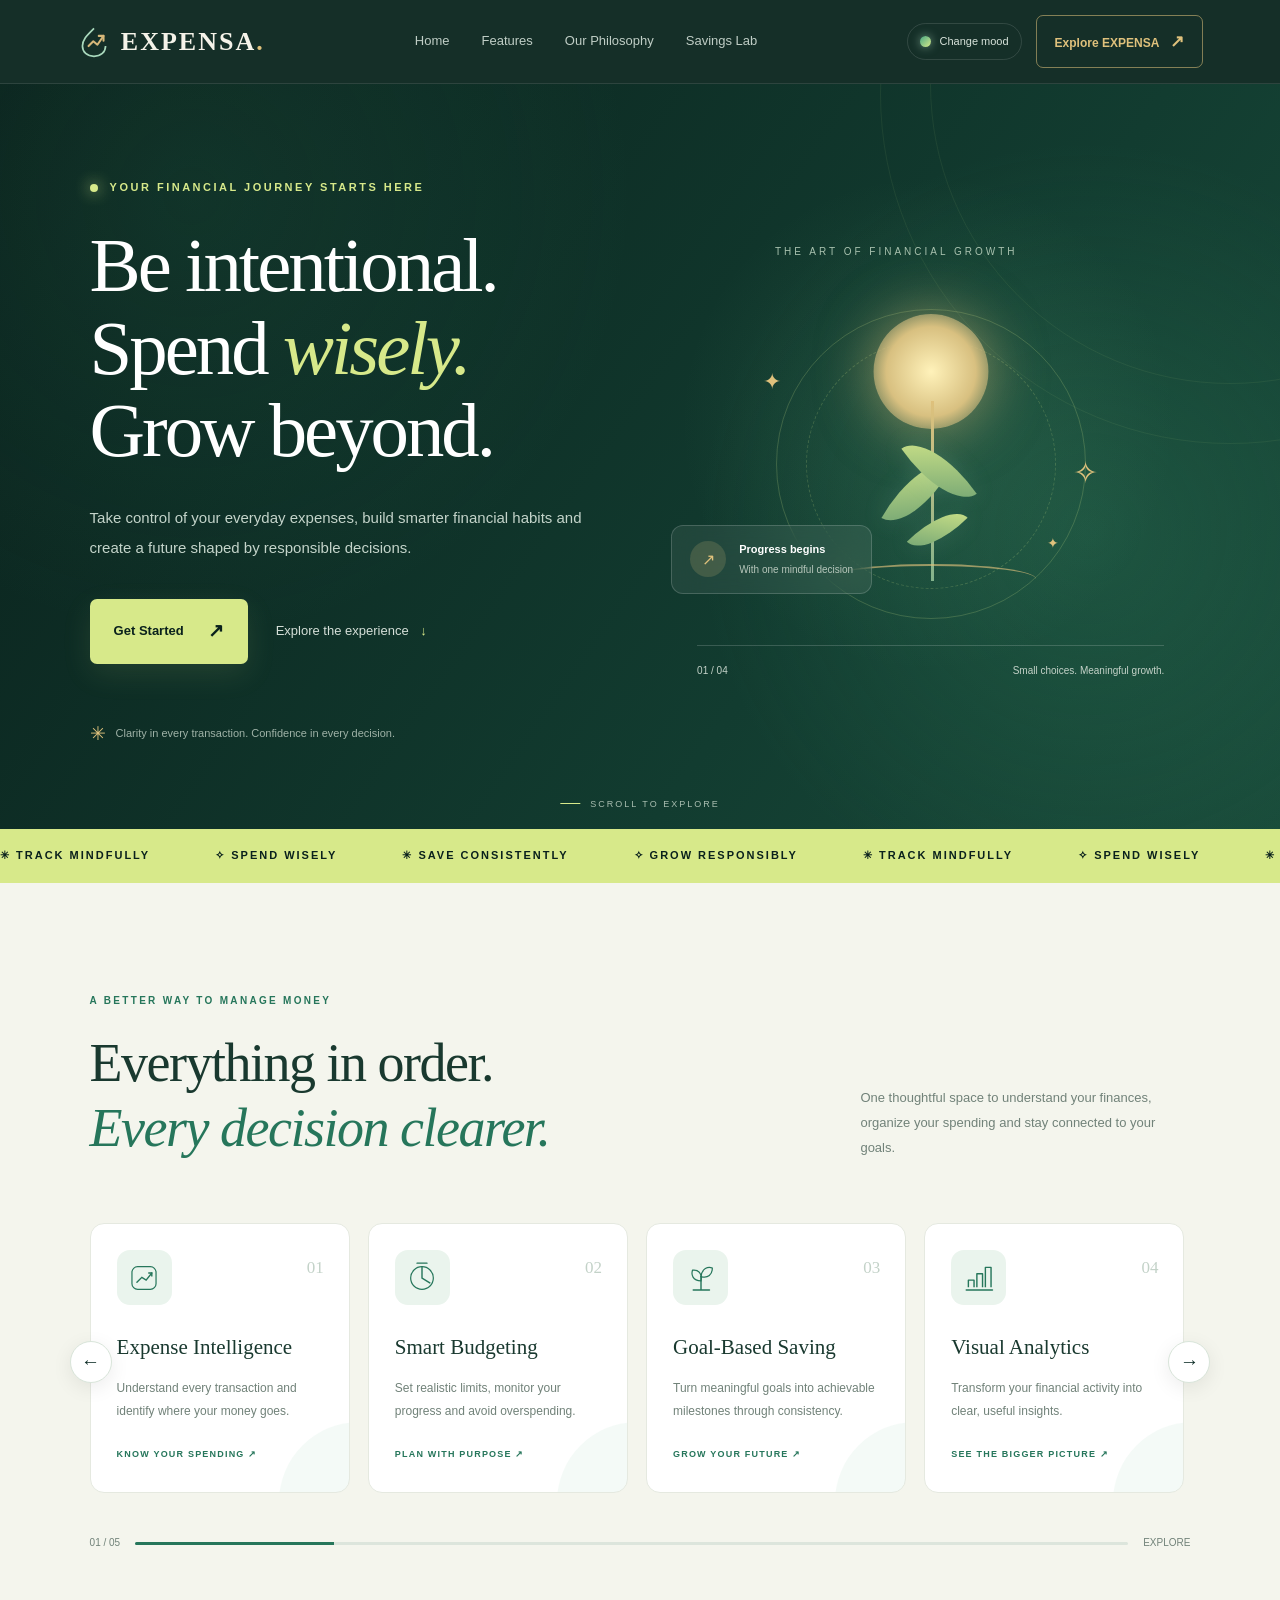
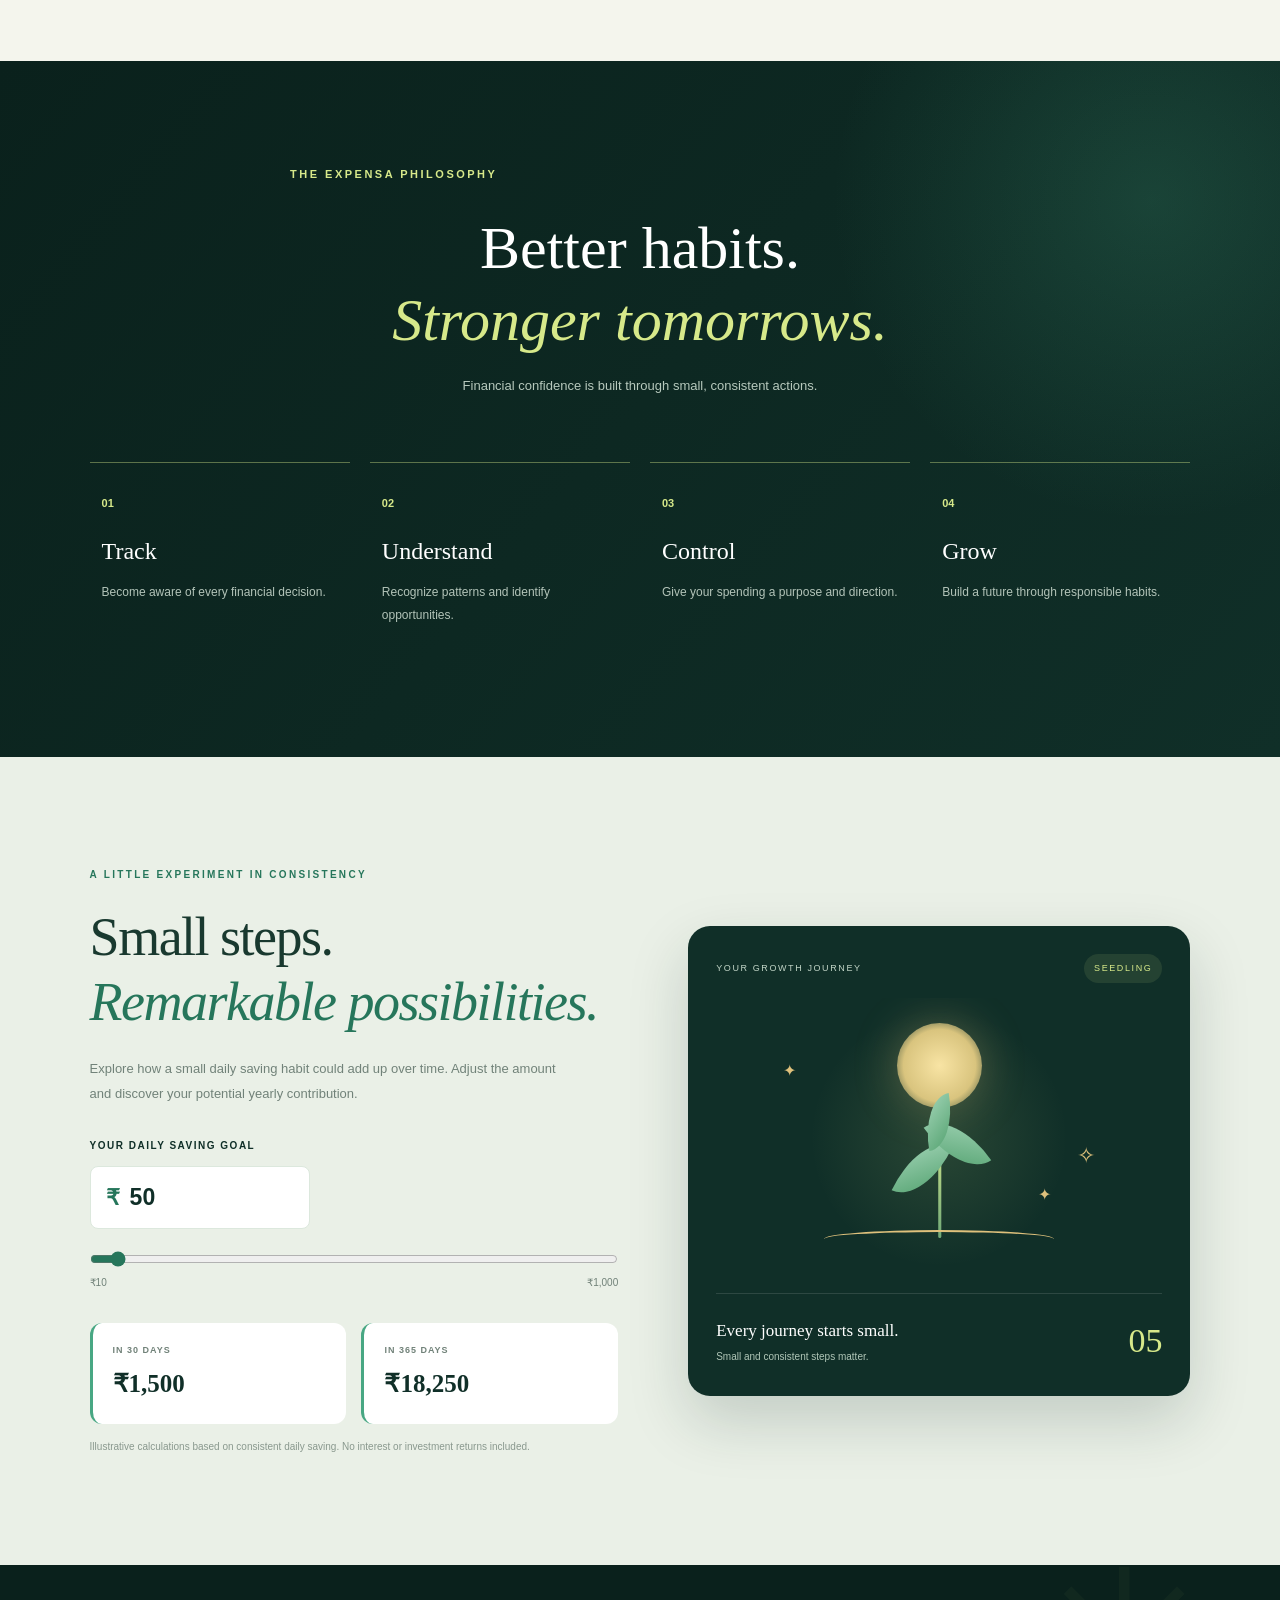
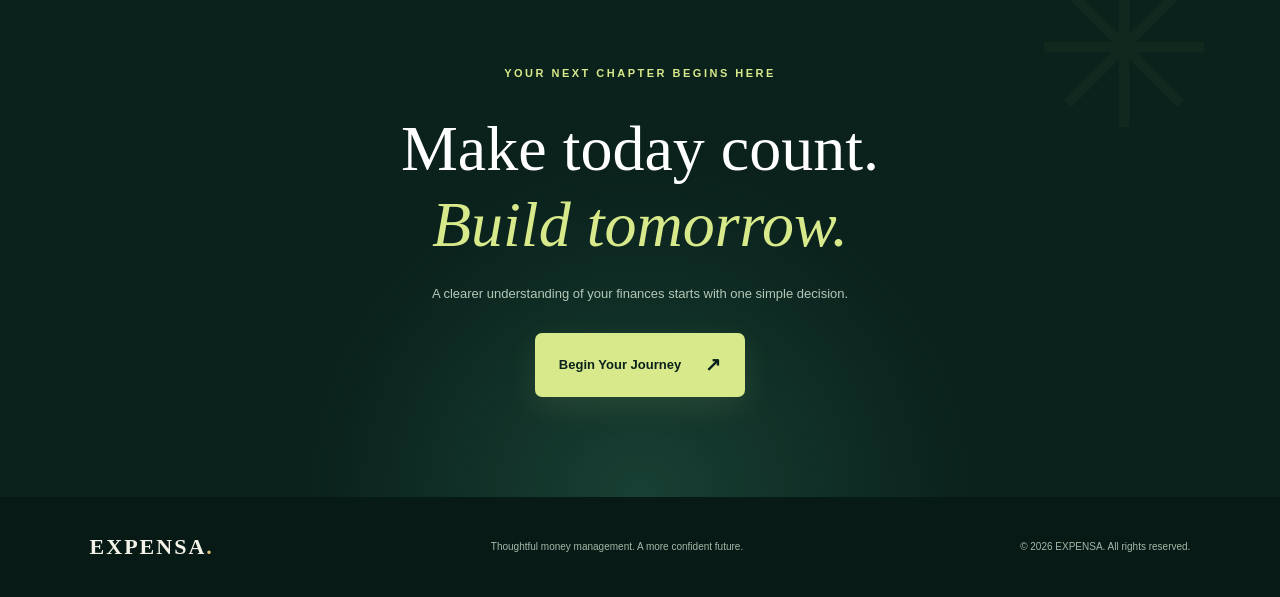
<file: index.html>
<!DOCTYPE html>
<html lang="en">
<head>
    <meta charset="UTF-8">
    <meta name="viewport" content="width=device-width, initial-scale=1.0">
    <meta name="description" content="EXPENSA helps you track expenses, manage budgets and build responsible saving habits.">

    <title>EXPENSA | Make Every Decision Count</title>

    <link rel="stylesheet" href="css/style.css">
</head>

<body>

    <!-- NAVIGATION -->
    <header class="navbar">
        <a href="#home" class="brand">
            <svg class="brand-icon" viewBox="0 0 50 50" fill="none"
                 xmlns="http://www.w3.org/2000/svg">
                <path d="M25 5C15 15 8 21 8 31C8 40 15 46 25 46C35 46 42 40 42 31"
                      stroke="currentColor" stroke-width="2.5"/>
                <path d="M17 31L24 24L30 29L39 16"
                      stroke="#D6B779" stroke-width="3"
                      stroke-linecap="round" stroke-linejoin="round"/>
                <path d="M32 16H39V23"
                      stroke="#D6B779" stroke-width="3"
                      stroke-linecap="round" stroke-linejoin="round"/>
            </svg>
            <span>EXPENSA<span class="brand-dot">.</span></span>
        </a>

        <button class="menu-toggle" id="menuToggle"
                aria-label="Toggle navigation" aria-expanded="false">
            <span></span>
            <span></span>
            <span></span>
        </button>

        <nav class="nav-links" id="navLinks">
            <a href="#home">Home</a>
            <a href="#features">Features</a>
            <a href="#journey">Our Philosophy</a>
            <a href="#savings">Savings Lab</a>
           
        </nav>

        <div class="nav-actions">
            <button class="palette-toggle" id="paletteToggle"
                    type="button" aria-label="Switch color palette">
                <span class="palette-swatch"></span>
                <span>Change mood</span>
            </button>

            <a href="auth.html" class="nav-cta">
    Explore EXPENSA <span>↗</span>
</a>
        </div>
    </header>

    <main>

        <!-- HERO SECTION -->
        <section class="hero" id="home">

            <div class="hero-glow"></div>
            <div class="hero-orbit orbit-one"></div>
            <div class="hero-orbit orbit-two"></div>

            <div class="hero-content reveal">

                <div class="eyebrow">
                    <span class="status-dot"></span>
                    YOUR FINANCIAL JOURNEY STARTS HERE
                </div>

                <h1>
                    Be intentional.<br>
                    Spend <em>wisely.</em><br>
                    Grow beyond.
                </h1>

                <p class="hero-description">
                    Take control of your everyday expenses,
                    build smarter financial habits and create
                    a future shaped by responsible decisions.
                </p>

                <div class="hero-actions">
                    <a href="auth.html" class="primary-btn">
    Get Started <span>↗</span>
</a>

                    <a href="#features" class="text-link">
                        Explore the experience <span>↓</span>
                    </a>
                </div>

                <div class="hero-trust">
                    <span class="trust-symbol">✳</span>
                    Clarity in every transaction.
                    Confidence in every decision.
                </div>
            </div>

            <!-- FINANCIAL GROWTH ART -->
            <div class="hero-art reveal">

                <div class="art-label">
                    THE ART OF FINANCIAL GROWTH
                </div>

                <div class="growth-art">
                    <div class="art-circle circle-large"></div>
                    <div class="art-circle circle-small"></div>
                    <div class="art-sun"></div>
                    <div class="growth-stem"></div>

                    <div class="leaf leaf-one"></div>
                    <div class="leaf leaf-two"></div>
                    <div class="leaf leaf-three"></div>

                    <div class="growth-ground"></div>

                    <div class="art-star star-one">✦</div>
                    <div class="art-star star-two">✧</div>
                    <div class="art-star star-three">✦</div>
                </div>

                <div class="art-caption">
                    <span>01 / 04</span>
                    <span>Small choices. Meaningful growth.</span>
                </div>

                <div class="floating-note">
                    <span class="note-icon">↗</span>
                    <div>
                        <strong>Progress begins</strong>
                        <small>With one mindful decision</small>
                    </div>
                </div>
            </div>

            <a href="#features" class="scroll-indicator">
                <span></span>
                SCROLL TO EXPLORE
            </a>
        </section>

        <!-- MOVING BRAND STRIP -->
        <div class="marquee" aria-label="EXPENSA values">
            <div class="marquee-track">
                <div class="marquee-group">
                    <span>✳ TRACK MINDFULLY</span>
                    <span>✧ SPEND WISELY</span>
                    <span>✳ SAVE CONSISTENTLY</span>
                    <span>✧ GROW RESPONSIBLY</span>
                </div>

                <div class="marquee-group" aria-hidden="true">
                    <span>✳ TRACK MINDFULLY</span>
                    <span>✧ SPEND WISELY</span>
                    <span>✳ SAVE CONSISTENTLY</span>
                    <span>✧ GROW RESPONSIBLY</span>
                </div>
            </div>
        </div>

        <!-- FEATURES -->
        <section class="features-section" id="features">

            <div class="section-top reveal">
                <div>
                    <p class="eyebrow-dark">
                        A BETTER WAY TO MANAGE MONEY
                    </p>
                    <h2>
                        Everything in order.<br>
                        <em>Every decision clearer.</em>
                    </h2>
                </div>

                <p class="section-description">
                    One thoughtful space to understand your finances,
                    organize your spending and stay connected to your goals.
                </p>
            </div>

            <div class="feature-slider">

                <button class="slider-arrow prev-arrow"
                        id="prevFeature" aria-label="Previous features">
                    ←
                </button>

                <div class="feature-track" id="featureTrack">

                    <article class="feature-card">
                        <div class="feature-icon">
                            <svg viewBox="0 0 48 48" fill="none">
                                <rect x="7" y="8" width="34" height="32" rx="8"
                                      stroke="currentColor" stroke-width="1.7"/>
                                <path d="M14 30L21 23L27 27L35 17"
                                      stroke="currentColor" stroke-width="2"
                                      stroke-linecap="round"/>
                                <path d="M30 17H35V22"
                                      stroke="currentColor" stroke-width="2"/>
                            </svg>
                        </div>
                        <span class="feature-number">01</span>
                        <h3>Expense Intelligence</h3>
                        <p>Understand every transaction and identify where your money goes.</p>
                        <span class="feature-bottom">KNOW YOUR SPENDING ↗</span>
                    </article>

                    <article class="feature-card">
                        <div class="feature-icon">
                            <svg viewBox="0 0 48 48" fill="none">
                                <circle cx="24" cy="24" r="16"
                                        stroke="currentColor" stroke-width="1.7"/>
                                <path d="M24 8V24L35 31"
                                      stroke="currentColor" stroke-width="2"
                                      stroke-linecap="round"/>
                                <path d="M17 3H31"
                                      stroke="currentColor" stroke-width="2"
                                      stroke-linecap="round"/>
                            </svg>
                        </div>
                        <span class="feature-number">02</span>
                        <h3>Smart Budgeting</h3>
                        <p>Set realistic limits, monitor your progress and avoid overspending.</p>
                        <span class="feature-bottom">PLAN WITH PURPOSE ↗</span>
                    </article>

                    <article class="feature-card">
                        <div class="feature-icon">
                            <svg viewBox="0 0 48 48" fill="none">
                                <path d="M24 41V21"
                                      stroke="currentColor" stroke-width="2"/>
                                <path d="M24 28C12 28 10 19 12 13C20 12 26 17 24 28Z"
                                      stroke="currentColor" stroke-width="1.7"/>
                                <path d="M24 22C25 11 34 7 40 10C40 19 34 25 24 22Z"
                                      stroke="currentColor" stroke-width="1.7"/>
                                <path d="M13 41H36"
                                      stroke="currentColor" stroke-width="2"
                                      stroke-linecap="round"/>
                            </svg>
                        </div>
                        <span class="feature-number">03</span>
                        <h3>Goal-Based Saving</h3>
                        <p>Turn meaningful goals into achievable milestones through consistency.</p>
                        <span class="feature-bottom">GROW YOUR FUTURE ↗</span>
                    </article>

                    <article class="feature-card">
                        <div class="feature-icon">
                            <svg viewBox="0 0 48 48" fill="none">
                                <path d="M9 37V27H17V37M21 37V18H29V37M33 37V9H41V37"
                                      stroke="currentColor" stroke-width="2"
                                      stroke-linejoin="round"/>
                                <path d="M6 41H43"
                                      stroke="currentColor" stroke-width="2"
                                      stroke-linecap="round"/>
                            </svg>
                        </div>
                        <span class="feature-number">04</span>
                        <h3>Visual Analytics</h3>
                        <p>Transform your financial activity into clear, useful insights.</p>
                        <span class="feature-bottom">SEE THE BIGGER PICTURE ↗</span>
                    </article>

                    <article class="feature-card">
                        <div class="feature-icon">
                            <svg viewBox="0 0 48 48" fill="none">
                                <rect x="10" y="9" width="28" height="31" rx="5"
                                      stroke="currentColor" stroke-width="1.7"/>
                                <path d="M17 5V13M31 5V13M10 19H38"
                                      stroke="currentColor" stroke-width="1.7"
                                      stroke-linecap="round"/>
                                <path d="M17 27H22M27 27H32M17 33H22"
                                      stroke="currentColor" stroke-width="1.7"
                                      stroke-linecap="round"/>
                            </svg>
                        </div>
                        <span class="feature-number">05</span>
                        <h3>Payment Reminders</h3>
                        <p>Keep track of recurring bills and upcoming financial commitments.</p>
                        <span class="feature-bottom">STAY PREPARED ↗</span>
                    </article>

                </div>

                <button class="slider-arrow next-arrow"
                        id="nextFeature" aria-label="Next features">
                    →
                </button>
            </div>

            <div class="slider-progress">
                <span id="sliderStatus">01 / 05</span>
                <div class="slider-line">
                    <div id="sliderProgress"></div>
                </div>
                <span>EXPLORE</span>
            </div>
        </section>

        <!-- FINANCIAL PHILOSOPHY -->
        <section class="journey-section" id="journey">

            <div class="journey-heading reveal">
                <p class="eyebrow">THE EXPENSA PHILOSOPHY</p>
                <h2>
                    Better habits.<br>
                    <em>Stronger tomorrows.</em>
                </h2>
                <p>
                    Financial confidence is built through small,
                    consistent actions.
                </p>
            </div>

            <div class="journey-steps">
                <div class="journey-step reveal">
                    <span>01</span>
                    <h3>Track</h3>
                    <p>Become aware of every financial decision.</p>
                </div>

                <div class="journey-step reveal">
                    <span>02</span>
                    <h3>Understand</h3>
                    <p>Recognize patterns and identify opportunities.</p>
                </div>

                <div class="journey-step reveal">
                    <span>03</span>
                    <h3>Control</h3>
                    <p>Give your spending a purpose and direction.</p>
                </div>

                <div class="journey-step reveal">
                    <span>04</span>
                    <h3>Grow</h3>
                    <p>Build a future through responsible habits.</p>
                </div>
            </div>
        </section>

        <!-- INTERACTIVE SAVINGS LAB -->
        <section class="savings-section" id="savings">

            <div class="savings-content reveal">

                <p class="eyebrow-dark">
                    A LITTLE EXPERIMENT IN CONSISTENCY
                </p>

                <h2>
                    Small steps.<br>
                    <em>Remarkable possibilities.</em>
                </h2>

                <p>
                    Explore how a small daily saving habit could
                    add up over time. Adjust the amount and discover
                    your potential yearly contribution.
                </p>

                <label for="dailySaving">YOUR DAILY SAVING GOAL</label>

                <div class="saving-input-row">
                    <span>₹</span>
                    <input type="number" id="dailySaving"
                           min="0" max="100000" step="10"
                           value="50" inputmode="decimal">
                </div>

                <input type="range" id="savingSlider"
                       min="10" max="1000" step="10" value="50">

                <div class="slider-labels">
                    <span>₹10</span>
                    <span>₹1,000</span>
                </div>

                <div class="saving-results">
                    <div>
                        <span>IN 30 DAYS</span>
                        <strong id="monthlySaving">₹1,500</strong>
                    </div>

                    <div>
                        <span>IN 365 DAYS</span>
                        <strong id="yearlySaving">₹18,250</strong>
                    </div>
                </div>

                <small class="disclaimer">
                    Illustrative calculations based on consistent daily saving.
                    No interest or investment returns included.
                </small>
            </div>

            <!-- GROWING PLANT -->
            <div class="plant-panel reveal">

                <div class="plant-top">
                    <span>YOUR GROWTH JOURNEY</span>
                    <span class="plant-status" id="plantStatus">
                        SEEDLING
                    </span>
                </div>

                <div class="plant-scene" id="plantScene">

                    <div class="plant-glow"></div>
                    <div class="plant-sun"></div>

                    <div class="plant-illustration" id="plantIllustration">
                        <div class="plant-stem"></div>
                        <div class="plant-leaf plant-leaf-left"></div>
                        <div class="plant-leaf plant-leaf-right"></div>
                        <div class="plant-leaf plant-leaf-top"></div>
                    </div>

                    <div class="plant-soil"></div>

                    <span class="plant-spark spark-a">✦</span>
                    <span class="plant-spark spark-b">✧</span>
                    <span class="plant-spark spark-c">✦</span>
                </div>

                <div class="plant-bottom">
                    <div>
                        <strong id="plantTitle">
                            Every journey starts small.
                        </strong>
                        <p id="plantMessage">
                            Consistency is your greatest strength.
                        </p>
                    </div>
                    <span class="plant-percent" id="plantPercent">01</span>
                </div>
            </div>
        </section>

       

        <!-- FINAL CALL TO ACTION -->
        <section class="final-cta">

            <div class="cta-decoration">✳</div>

            <p class="eyebrow">YOUR NEXT CHAPTER BEGINS HERE</p>

            <h2>
                Make today count.<br>
                <em>Build tomorrow.</em>
            </h2>

            <p>
                A clearer understanding of your finances
                starts with one simple decision.
            </p>

           <a href="auth.html" class="primary-btn">
    Begin Your Journey <span>↗</span>
</a>
        </section>

    </main>

    <!-- FOOTER -->
    <footer class="footer">

        <a href="#home" class="brand footer-brand">
            <span>EXPENSA<span class="brand-dot">.</span></span>
        </a>

        <p>Thoughtful money management. A more confident future.</p>

        <span>© 2026 EXPENSA. All rights reserved.</span>
    </footer>

    <div class="expensa-toast" id="expensaToast"
         role="status" aria-live="polite"></div>

    <script src="js/app.js"></script>

</body>
</html>
</file>
<file: css/style.css>
/* =========================================================
   EXPENSA — FOREST & JADE FINTECH DESIGN
   Main stylesheet
========================================================= */

/* 1. COLOR SYSTEM */

:root {
    --forest: #102f28;
    --forest-dark: #0a211c;
    --forest-light: #19483b;

    --emerald: #26765b;
    --jade: #48a783;
    --mint: #a9d9bd;
    --lime: #d7e98a;

    --gold: #dfc17c;
    --coral: #ef9278;
    --lavender: #b9b0e5;

    --ivory: #f4f5ed;
    --white: #ffffff;
    --muted: #a5b7ad;

    --text-dark: #19392f;
    --text-muted: #718279;

    --border: rgba(255, 255, 255, 0.12);
    --shadow: 0 20px 60px rgba(9, 34, 26, 0.12);

    --radius: 22px;
    --transition: 0.35s ease;
}

* {
    margin: 0;
    padding: 0;
    box-sizing: border-box;
}

html {
    scroll-behavior: smooth;
    scroll-padding-top: 90px;
}

body {
    font-family: "Segoe UI", Arial, sans-serif;
    background: var(--ivory);
    color: var(--text-dark);
    overflow-x: hidden;
    line-height: 1.6;
}

button,
input,
select {
    font: inherit;
}

button,
a {
    -webkit-tap-highlight-color: transparent;
}

a {
    text-decoration: none;
    color: inherit;
}

button {
    cursor: pointer;
}

::selection {
    background: var(--mint);
    color: var(--forest);
}


/* 2. ALTERNATIVE COLOR MOOD */

body.alternate-theme {
    --forest: #192442;
    --forest-dark: #10182e;
    --forest-light: #26385e;

    --emerald: #637bd6;
    --jade: #8399ed;
    --mint: #c2d1ff;
    --lime: #e8d78b;

    --gold: #e7c477;
    --coral: #ef9a94;
    --lavender: #c0b0ef;
}


/* 3. NAVIGATION */

.navbar {
    width: 100%;
    height: 84px;
    padding: 0 6%;
    display: flex;
    justify-content: space-between;
    align-items: center;

    background: rgba(12, 39, 32, 0.96);
    color: var(--white);

    position: sticky;
    top: 0;
    z-index: 1000;

    border-bottom: 1px solid rgba(255,255,255,0.1);
    backdrop-filter: blur(18px);
}

.brand {
    display: flex;
    align-items: center;
    gap: 10px;

    font-family: Georgia, serif;
    font-size: 26px;
    font-weight: 700;
    letter-spacing: 2px;
    color: #f5f3e9;
}

.brand-icon {
    width: 34px;
    height: 34px;
    color: var(--mint);
}

.brand-dot {
    color: var(--gold);
}

.nav-links {
    display: flex;
    align-items: center;
    gap: 32px;
}

.nav-links a {
    position: relative;
    color: #c0cec6;
    font-size: 13px;
    transition: var(--transition);
}

.nav-links a::after {
    content: "";
    position: absolute;
    width: 0;
    height: 2px;
    left: 0;
    bottom: -9px;
    background: var(--lime);
    transition: var(--transition);
}

.nav-links a:hover,
.nav-links a:focus-visible {
    color: var(--lime);
}

.nav-links a:hover::after {
    width: 100%;
}

.nav-actions {
    display: flex;
    align-items: center;
    gap: 14px;
}

.nav-cta {
    padding: 12px 18px;
    border: 1px solid rgba(223,193,124,0.55);
    color: var(--gold);
    border-radius: 7px;
    font-size: 12px;
    font-weight: 600;
    transition: var(--transition);
}

.nav-cta span {
    margin-left: 8px;
    font-size: 17px;
}

.nav-cta:hover {
    background: var(--gold);
    color: var(--forest-dark);
    transform: translateY(-3px);
    box-shadow: 0 8px 24px rgba(223,193,124,0.2);
}

.palette-toggle {
    display: flex;
    align-items: center;
    gap: 8px;
    background: transparent;
    border: 1px solid var(--border);
    border-radius: 30px;
    padding: 9px 12px;
    color: #d9e4dc;
    font-size: 11px;
    transition: var(--transition);
}

.palette-toggle:hover {
    border-color: var(--lime);
    color: var(--lime);
}

.palette-swatch {
    width: 11px;
    height: 11px;
    border-radius: 50%;
    background: linear-gradient(135deg, var(--jade), var(--lime));
    box-shadow: 0 0 10px rgba(169,217,189,0.6);
}

.menu-toggle {
    display: none;
    border: 0;
    background: transparent;
    width: 34px;
}

.menu-toggle span {
    display: block;
    height: 2px;
    background: white;
    margin: 7px 0;
    border-radius: 3px;
}


/* 4. HERO SECTION */

.hero {
    min-height: 650px;
    padding: 95px 7% 80px;

    display: grid;
    grid-template-columns: 1fr 0.95fr;
    align-items: center;
    gap: 35px;

    position: relative;
    overflow: hidden;

    background:
        radial-gradient(circle at 85% 60%, rgba(49,127,93,0.3), transparent 33%),
        radial-gradient(circle at 15% 15%, rgba(49,127,93,0.15), transparent 35%),
        linear-gradient(125deg, #0a211c, #123c30 65%, #194b3a);

    color: white;
}

.hero-content {
    position: relative;
    z-index: 2;
}

.hero-glow {
    position: absolute;
    width: 500px;
    height: 500px;
    right: 8%;
    top: 12%;
    background: radial-gradient(circle, rgba(105,180,129,0.15), transparent 70%);
    pointer-events: none;
}

.eyebrow {
    display: flex;
    align-items: center;
    gap: 12px;
    color: var(--lime);
    font-size: 11px;
    letter-spacing: 2.5px;
    font-weight: 700;
    margin-bottom: 28px;
}

.status-dot {
    width: 8px;
    height: 8px;
    background: var(--lime);
    border-radius: 50%;
    box-shadow: 0 0 15px var(--lime);
    animation: pulse 2s infinite;
}

.hero h1 {
    font-family: Georgia, "Times New Roman", serif;
    font-size: clamp(48px, 6vw, 80px);
    line-height: 1.08;
    letter-spacing: -3px;
    font-weight: 400;
    margin-bottom: 30px;
}

.hero h1 em,
h2 em {
    color: var(--lime);
    font-weight: 400;
}

.hero-description {
    max-width: 500px;
    color: #c4d4ca;
    font-size: 15px;
    line-height: 2;
    margin-bottom: 36px;
}

.hero-actions {
    display: flex;
    align-items: center;
    flex-wrap: wrap;
    gap: 28px;
}

.primary-btn {
    display: inline-flex;
    align-items: center;
    justify-content: center;
    gap: 24px;

    padding: 17px 24px;
    background: var(--lime);
    color: var(--forest-dark);

    border-radius: 7px;
    font-size: 13px;
    font-weight: 700;

    transition: var(--transition);
    box-shadow: 0 10px 30px rgba(215,233,138,0.1);
}

.primary-btn span {
    font-size: 19px;
    transition: transform var(--transition);
}

.primary-btn:hover {
    background: var(--gold);
    transform: translateY(-5px);
    box-shadow: 0 14px 30px rgba(215,233,138,0.2);
}

.primary-btn:hover span {
    transform: translate(4px, -4px);
}

.text-link {
    font-size: 13px;
    color: #d5dfd8;
    transition: var(--transition);
}

.text-link span {
    margin-left: 8px;
    color: var(--lime);
}

.text-link:hover {
    color: var(--lime);
    transform: translateX(4px);
}

.hero-trust {
    margin-top: 55px;
    color: #9fb2a7;
    font-size: 11px;
    display: flex;
    align-items: center;
    gap: 10px;
}

.trust-symbol {
    color: var(--gold);
    font-size: 19px;
}

.hero-art {
    position: relative;
    min-height: 440px;
    display: flex;
    justify-content: center;
    align-items: center;
}

.art-label {
    position: absolute;
    top: 0;
    left: 20%;
    color: #a8c1ae;
    font-size: 10px;
    letter-spacing: 3px;
}

.growth-art {
    position: relative;
    width: min(390px, 100%);
    height: 390px;
    display: flex;
    align-items: center;
    justify-content: center;
}

.art-circle {
    position: absolute;
    border: 1px solid rgba(215,233,138,0.2);
    border-radius: 50%;
}

.circle-large {
    width: 310px;
    height: 310px;
    animation: slowRotate 24s linear infinite;
}

.circle-small {
    width: 250px;
    height: 250px;
    border-style: dashed;
    animation: slowRotate 32s linear infinite reverse;
}

.art-sun {
    position: absolute;
    width: 115px;
    height: 115px;
    top: 45px;
    left: 50%;
    transform: translateX(-50%);
    border-radius: 50%;
    background: radial-gradient(circle, #fff2ba, #d8c080 55%, rgba(216,192,128,0.05));
    box-shadow: 0 0 55px rgba(223,193,124,0.55);
    animation: sunPulse 4s ease-in-out infinite;
}

.growth-stem {
    position: absolute;
    height: 180px;
    width: 3px;
    background: linear-gradient(to bottom, var(--gold), #83b38c);
    bottom: 78px;
    left: 50%;
    transform-origin: bottom;
    animation: growStem 2s ease-out both;
}

.leaf {
    position: absolute;
    width: 36px;
    height: 80px;
    background: linear-gradient(145deg, #d7e98a, #679d71);
    border-radius: 100% 0 100% 0;
    transform-origin: bottom;
    box-shadow: 0 0 25px rgba(169,217,189,0.15);
}

.leaf-one {
    left: calc(50% - 52px);
    top: 178px;
    transform: rotate(30deg);
}

.leaf-two {
    left: calc(50% + 13px);
    top: 155px;
    transform: rotate(-35deg) scaleX(-1);
}

.leaf-three {
    left: calc(50% - 28px);
    top: 222px;
    transform: rotate(45deg);
    width: 26px;
    height: 60px;
}

.growth-ground {
    position: absolute;
    width: 210px;
    height: 30px;
    bottom: 65px;
    border-top: 2px solid rgba(223,193,124,0.65);
    border-radius: 50%;
}

.art-star {
    position: absolute;
    color: var(--gold);
    font-size: 22px;
    animation: twinkle 3s ease-in-out infinite;
}

.star-one {
    top: 95px;
    left: 7%;
}

.star-two {
    right: 7%;
    top: 180px;
    font-size: 30px;
}

.star-three {
    bottom: 105px;
    right: 17%;
    font-size: 14px;
}

.hero-orbit {
    position: absolute;
    border: 1px solid rgba(215,233,138,0.07);
    border-radius: 50%;
    pointer-events: none;
}

.orbit-one {
    width: 600px;
    height: 600px;
    right: -250px;
    top: -300px;
}

.orbit-two {
    width: 700px;
    height: 700px;
    right: -300px;
    top: -340px;
}

.floating-note {
    position: absolute;
    bottom: 90px;
    left: 0;
    display: flex;
    align-items: center;
    gap: 13px;
    background: rgba(255,255,255,0.07);
    border: 1px solid rgba(255,255,255,0.17);
    border-radius: 12px;
    padding: 15px 18px;
    backdrop-filter: blur(15px);
    animation: float 4s ease-in-out infinite;
}

.note-icon {
    background: rgba(223,193,124,0.17);
    width: 36px;
    height: 36px;
    display: grid;
    place-items: center;
    border-radius: 50%;
    color: var(--gold);
}

.floating-note strong,
.floating-note small {
    display: block;
}

.floating-note strong {
    font-size: 11px;
}

.floating-note small {
    color: #b8c7bc;
    font-size: 10px;
    margin-top: 4px;
}

.art-caption {
    position: absolute;
    bottom: 5px;
    width: 90%;
    border-top: 1px solid rgba(255,255,255,0.17);
    padding-top: 17px;
    display: flex;
    justify-content: space-between;
    color: #c4d2c8;
    font-size: 10px;
}

.scroll-indicator {
    position: absolute;
    bottom: 18px;
    left: 50%;
    transform: translateX(-50%);
    color: #a9bdb0;
    font-size: 9px;
    letter-spacing: 2px;
    display: flex;
    align-items: center;
    gap: 10px;
}

.scroll-indicator span {
    width: 20px;
    height: 1px;
    background: var(--lime);
}


/* 5. MARQUEE */

.marquee {
    background: var(--lime);
    overflow: hidden;
    padding: 18px 0;
    color: var(--forest-dark);
}

.marquee-track {
    display: flex;
    width: max-content;
    animation: marqueeMove 28s linear infinite;
}

.marquee-group {
    display: flex;
    align-items: center;
    gap: 65px;
    padding-right: 65px;
}

.marquee-group span {
    font-size: 11px;
    letter-spacing: 2px;
    font-weight: 800;
    white-space: nowrap;
}

.marquee:hover .marquee-track {
    animation-play-state: paused;
}


/* 6. FEATURES SECTION */

.features-section {
    padding: 110px 7%;
    background: var(--ivory);
    overflow: hidden;
}

.section-top {
    display: flex;
    align-items: end;
    justify-content: space-between;
    gap: 40px;
    margin-bottom: 55px;
}

.eyebrow-dark {
    color: var(--emerald);
    font-size: 10px;
    letter-spacing: 2.3px;
    font-weight: 800;
    margin-bottom: 22px;
}

.section-top h2,
.savings-content h2,
.studio-heading h2 {
    font-family: Georgia, serif;
    font-size: clamp(35px, 4.5vw, 54px);
    line-height: 1.2;
    font-weight: 400;
    letter-spacing: -1.5px;
}

.section-top h2 em,
.savings-content h2 em,
.studio-heading h2 em {
    color: var(--emerald);
}

.section-description {
    max-width: 330px;
    color: var(--text-muted);
    font-size: 13px;
    line-height: 1.9;
}

.feature-slider {
    position: relative;
}

.feature-track {
    display: flex;
    gap: 18px;
    overflow-x: auto;
    scroll-behavior: smooth;
    scrollbar-width: none;
    padding: 8px 2px 22px;
    scroll-snap-type: x mandatory;
}

.feature-track::-webkit-scrollbar {
    display: none;
}

.feature-card {
    position: relative;
    flex: 0 0 calc(25% - 14px);
    min-width: 220px;
    min-height: 270px;

    background: #fff;
    border: 1px solid #e5e9e0;
    border-radius: 14px;
    padding: 26px;

    scroll-snap-align: start;
    overflow: hidden;

    transition: transform var(--transition),
                box-shadow var(--transition),
                border-color var(--transition);
}

.feature-card::after {
    content: "";
    position: absolute;
    width: 160px;
    height: 160px;
    border-radius: 50%;
    right: -90px;
    bottom: -90px;
    background: rgba(169,217,189,0.13);
    transition: var(--transition);
}

.feature-card:hover {
    transform: translateY(-10px);
    box-shadow: var(--shadow);
    border-color: var(--mint);
}

.feature-card:hover::after {
    transform: scale(1.8);
}

.feature-icon {
    width: 55px;
    height: 55px;
    display: grid;
    place-items: center;
    background: #eaf4ed;
    border-radius: 13px;
    color: var(--emerald);
    transition: var(--transition);
}

.feature-icon svg {
    width: 34px;
    height: 34px;
}

.feature-card:hover .feature-icon {
    background: var(--forest);
    color: var(--lime);
    transform: rotate(-5deg) scale(1.08);
}

.feature-number {
    position: absolute;
    right: 25px;
    top: 30px;
    color: #c3d2c8;
    font-family: Georgia, serif;
    font-size: 17px;
}

.feature-card h3 {
    font-family: Georgia, serif;
    font-size: 21px;
    font-weight: 500;
    margin-top: 26px;
    margin-bottom: 12px;
}

.feature-card p {
    font-size: 12px;
    line-height: 1.9;
    color: var(--text-muted);
}

.feature-bottom {
    display: block;
    margin-top: 24px;
    font-size: 9px;
    letter-spacing: 1.2px;
    font-weight: 800;
    color: var(--emerald);
}

.slider-arrow {
    position: absolute;
    top: 42%;
    z-index: 3;
    width: 42px;
    height: 42px;
    border-radius: 50%;
    border: 1px solid #d9e5da;
    background: white;
    color: var(--forest);
    font-size: 19px;
    box-shadow: 0 5px 20px rgba(0,0,0,0.08);
    transition: var(--transition);
}

.slider-arrow:hover {
    background: var(--forest);
    color: var(--lime);
    transform: scale(1.1);
}

.prev-arrow {
    left: -20px;
}

.next-arrow {
    right: -20px;
}

.slider-progress {
    display: flex;
    align-items: center;
    gap: 15px;
    margin-top: 20px;
    color: var(--text-muted);
    font-size: 10px;
}

.slider-line {
    flex: 1;
    height: 3px;
    background: #dce5dc;
    border-radius: 5px;
    overflow: hidden;
}

.slider-line div {
    width: 20%;
    height: 100%;
    background: var(--emerald);
    transition: width 0.3s ease;
}


/* 7. JOURNEY SECTION */

.journey-section {
    padding: 105px 7%;
    background:
        radial-gradient(circle at 90% 20%, rgba(72,167,131,0.2), transparent 25%),
        linear-gradient(130deg, var(--forest-dark), var(--forest));
    color: white;
}

.journey-heading {
    text-align: center;
    max-width: 700px;
    margin: 0 auto 65px;
}

.journey-heading h2 {
    font-family: Georgia, serif;
    font-size: clamp(40px, 5vw, 60px);
    font-weight: 400;
    line-height: 1.2;
    margin-bottom: 20px;
}

.journey-heading p:last-child {
    color: #b7c9bd;
    font-size: 13px;
}

.journey-steps {
    display: grid;
    grid-template-columns: repeat(4, 1fr);
    gap: 20px;
}

.journey-step {
    border-top: 1px solid rgba(215,233,138,0.4);
    padding: 26px 12px;
    transition: var(--transition);
}

.journey-step:hover {
    border-color: var(--lime);
    transform: translateY(-7px);
}

.journey-step span {
    color: var(--lime);
    font-size: 11px;
    font-weight: 700;
}

.journey-step h3 {
    font-family: Georgia, serif;
    font-size: 24px;
    font-weight: 400;
    margin: 18px 0 10px;
}

.journey-step p {
    font-size: 12px;
    color: #b3c4b9;
    line-height: 1.9;
}


/* 8. SAVINGS LAB */

.savings-section {
    padding: 110px 7%;
    display: grid;
    grid-template-columns: 1fr 0.95fr;
    gap: 70px;
    align-items: center;
    background: #eaf0e7;
}

.savings-content > p:not(.eyebrow-dark) {
    margin: 22px 0 32px;
    color: var(--text-muted);
    max-width: 470px;
    font-size: 13px;
    line-height: 1.9;
}

.savings-content label {
    display: block;
    color: var(--forest);
    font-size: 10px;
    font-weight: 800;
    letter-spacing: 1.5px;
    margin-bottom: 12px;
}

.saving-input-row {
    display: flex;
    align-items: center;
    gap: 10px;
    width: 220px;
    padding: 12px 15px;
    background: white;
    border: 1px solid #dce8dd;
    border-radius: 8px;
}

.saving-input-row span {
    color: var(--emerald);
    font-weight: 800;
    font-size: 22px;
}

.saving-input-row input {
    width: 100%;
    border: 0;
    outline: none;
    color: var(--forest);
    font-size: 23px;
    font-weight: 700;
    background: transparent;
}

input[type="range"] {
    width: 100%;
    accent-color: var(--emerald);
    cursor: pointer;
    margin: 22px 0 5px;
}

.slider-labels {
    display: flex;
    justify-content: space-between;
    color: var(--text-muted);
    font-size: 10px;
}

.saving-results {
    display: grid;
    grid-template-columns: 1fr 1fr;
    gap: 15px;
    margin-top: 32px;
}

.saving-results div {
    padding: 20px;
    background: white;
    border-radius: 12px;
    border-left: 3px solid var(--jade);
    transition: var(--transition);
}

.saving-results div:hover {
    transform: translateY(-5px);
    box-shadow: var(--shadow);
}

.saving-results span,
.saving-results strong {
    display: block;
}

.saving-results span {
    color: var(--text-muted);
    font-size: 9px;
    font-weight: 700;
    letter-spacing: 1px;
}

.saving-results strong {
    color: var(--forest);
    font-family: Georgia, serif;
    font-size: 25px;
    margin-top: 7px;
}

.disclaimer {
    display: block;
    margin-top: 15px;
    color: #89988e;
    font-size: 10px;
}

.plant-panel {
    background: var(--forest);
    color: white;
    border-radius: 22px;
    padding: 28px;
    position: relative;
    overflow: hidden;
    box-shadow: 0 25px 60px rgba(16,47,40,0.18);
}

.plant-top,
.plant-bottom {
    display: flex;
    justify-content: space-between;
    align-items: center;
    gap: 12px;
}

.plant-top {
    color: #c2d5c7;
    font-size: 9px;
    letter-spacing: 1.6px;
}

.plant-status {
    padding: 7px 10px;
    border-radius: 20px;
    color: var(--lime);
    background: rgba(215,233,138,0.1);
    font-size: 9px;
}

.plant-scene {
    height: 280px;
    position: relative;
    overflow: hidden;
    margin: 15px 0;
    display: flex;
    justify-content: center;
    align-items: center;
}

.plant-glow {
    position: absolute;
    width: 260px;
    height: 260px;
    border-radius: 50%;
    background: radial-gradient(circle, rgba(215,233,138,0.13), transparent 70%);
}

.plant-sun {
    position: absolute;
    top: 25px;
    width: 85px;
    height: 85px;
    border-radius: 50%;
    background: radial-gradient(circle, #f8e4a4, #d9c47e 60%, transparent);
    box-shadow: 0 0 45px rgba(223,193,124,0.3);
}

.plant-illustration {
    position: absolute;
    bottom: 40px;
    width: 140px;
    height: 170px;
    transform-origin: bottom;
    animation: plantSway 5s ease-in-out infinite;
}

.plant-stem {
    position: absolute;
    left: 69px;
    bottom: 0;
    height: 140px;
    width: 4px;
    background: linear-gradient(var(--lime), #70a978);
    border-radius: 10px;
}

.plant-leaf {
    position: absolute;
    background: linear-gradient(135deg, var(--mint), #4c9d69);
    border-radius: 100% 0 100% 0;
}

.plant-leaf-left {
    width: 48px;
    height: 85px;
    left: 24px;
    bottom: 48px;
    transform: rotate(25deg);
}

.plant-leaf-right {
    width: 48px;
    height: 85px;
    left: 70px;
    bottom: 80px;
    transform: rotate(-35deg) scaleX(-1);
}

.plant-leaf-top {
    width: 38px;
    height: 70px;
    left: 51px;
    bottom: 116px;
    transform: rotate(-10deg);
}

.plant-soil {
    position: absolute;
    bottom: 30px;
    width: 230px;
    height: 18px;
    border-top: 2px solid var(--gold);
    border-radius: 50%;
}

.plant-spark {
    position: absolute;
    color: var(--gold);
    animation: twinkle 3s infinite;
}

.spark-a {
    top: 60px;
    left: 15%;
}

.spark-b {
    top: 140px;
    right: 15%;
    font-size: 22px;
}

.spark-c {
    bottom: 70px;
    right: 25%;
}

.plant-bottom {
    padding-top: 20px;
    border-top: 1px solid rgba(255,255,255,0.12);
}

.plant-bottom strong {
    font-family: Georgia, serif;
    font-size: 17px;
    font-weight: 400;
}

.plant-bottom p {
    font-size: 10px;
    color: #b1c7b8;
    margin-top: 5px;
}

.plant-percent {
    font-family: Georgia, serif;
    font-size: 34px;
    color: var(--lime);
}


/* 9. FINANCE STUDIO */

.finance-studio {
    padding: 110px 5%;
    background: var(--ivory);
}

.studio-heading {
    max-width: 670px;
    text-align: center;
    margin: 0 auto 55px;
}

.studio-heading > p:not(.eyebrow-dark) {
    max-width: 560px;
    margin: 18px auto;
    color: var(--text-muted);
    font-size: 13px;
    line-height: 1.9;
}

.demo-note {
    display: inline-flex;
    align-items: center;
    gap: 8px;
    padding: 8px 13px;
    margin-top: 10px;
    border-radius: 30px;
    background: #e4efe5;
    color: var(--emerald);
    font-size: 9px;
    font-weight: 800;
    letter-spacing: 1px;
}

.demo-note span {
    width: 7px;
    height: 7px;
    border-radius: 50%;
    background: var(--jade);
    animation: pulse 2s infinite;
}

.studio-shell {
    max-width: 1180px;
    margin: 0 auto;
    min-height: 700px;
    display: grid;
    grid-template-columns: 220px 1fr;
    background: white;
    border-radius: 18px;
    overflow: hidden;
    box-shadow: 0 30px 90px rgba(17,57,42,0.12);
    border: 1px solid #e1e9df;
}

.studio-sidebar {
    padding: 28px 18px;
    background: var(--forest);
    color: white;
    display: flex;
    flex-direction: column;
}

.studio-brand {
    font-family: Georgia, serif;
    font-size: 19px;
    font-weight: 700;
    letter-spacing: 1.5px;
    display: flex;
    align-items: center;
    gap: 10px;
    margin-bottom: 48px;
}

.studio-mark {
    width: 32px;
    height: 32px;
    display: grid;
    place-items: center;
    border-radius: 9px;
    background: var(--lime);
    color: var(--forest);
}

.studio-side-label {
    color: #91b1a0;
    font-size: 9px;
    letter-spacing: 1.5px;
    font-weight: 800;
    margin-bottom: 15px;
}

.studio-nav {
    border: 0;
    background: transparent;
    width: 100%;
    text-align: left;
    color: #b9cbbf;
    padding: 13px 12px;
    margin-bottom: 6px;
    border-radius: 8px;
    font-size: 12px;
    transition: var(--transition);
}

.studio-nav span {
    display: inline-block;
    width: 28px;
    font-size: 17px;
    vertical-align: middle;
}

.studio-nav:hover {
    background: rgba(255,255,255,0.08);
    color: var(--lime);
}

.studio-nav.active {
    background: rgba(169,217,189,0.15);
    color: var(--lime);
    box-shadow: inset 3px 0 var(--lime);
}

.studio-side-bottom {
    display: flex;
    align-items: center;
    gap: 10px;
    border-top: 1px solid rgba(255,255,255,0.15);
    padding-top: 20px;
    margin-top: auto;
}

.side-avatar {
    width: 35px;
    height: 35px;
    display: grid;
    place-items: center;
    border-radius: 50%;
    background: var(--coral);
    color: #38231c;
    font-weight: 800;
}

.studio-side-bottom strong,
.studio-side-bottom small {
    display: block;
}

.studio-side-bottom strong {
    font-size: 10px;
}

.studio-side-bottom small {
    color: #a7bdb0;
    font-size: 9px;
    margin-top: 3px;
}

.studio-main {
    padding: 30px;
    min-width: 0;
    background: #f9faf6;
}

.studio-topbar {
    display: flex;
    align-items: center;
    justify-content: space-between;
    gap: 15px;
    margin-bottom: 28px;
}

.studio-kicker,
.panel-eyebrow {
    display: block;
    font-size: 9px;
    font-weight: 800;
    letter-spacing: 1.4px;
    color: #8a9c8f;
}

.studio-topbar h3 {
    font-family: Georgia, serif;
    font-size: 23px;
    font-weight: 500;
    color: var(--forest);
    margin-top: 6px;
}

.studio-topbar h3 span {
    color: var(--gold);
}

.studio-topbar p {
    font-size: 11px;
    color: var(--text-muted);
    margin-top: 4px;
}

.preview-pill,
.panel-period {
    padding: 8px 10px;
    background: #e6f1e8;
    color: var(--emerald);
    border-radius: 30px;
    font-size: 9px;
    font-weight: 800;
    white-space: nowrap;
}

.studio-view {
    display: none;
    animation: fadeUp 0.4s ease;
}

.studio-view.active {
    display: block;
}

.studio-metrics {
    display: grid;
    grid-template-columns: repeat(3, 1fr);
    gap: 13px;
    margin-bottom: 18px;
}

.metric-card {
    position: relative;
    min-width: 0;
    padding: 19px 16px;
    background: white;
    border: 1px solid #e6ece5;
    border-radius: 12px;
    transition: var(--transition);
    overflow: hidden;
}

.metric-card:hover {
    transform: translateY(-5px);
    box-shadow: 0 12px 25px rgba(16,47,40,0.08);
}

.metric-card > span {
    display: block;
    color: #839387;
    font-size: 8px;
    letter-spacing: 1px;
    font-weight: 800;
}

.metric-card strong {
    display: block;
    color: var(--forest);
    font-family: Georgia, serif;
    font-size: clamp(18px, 2.3vw, 25px);
    margin-top: 10px;
    overflow-wrap: anywhere;
}

.metric-card small {
    display: block;
    font-size: 9px;
    color: #95a298;
    margin-top: 7px;
}

.metric-card i {
    position: absolute;
    right: 15px;
    top: 12px;
    font-size: 18px;
    color: var(--jade);
    font-style: normal;
}

.metric-dark {
    background: var(--forest);
    border-color: var(--forest);
}

.metric-dark > span,
.metric-dark small {
    color: #b2c8b9;
}

.metric-dark strong {
    color: var(--lime);
}

.metric-dark i {
    color: var(--lime);
}

.positive {
    color: var(--emerald) !important;
}

.studio-grid {
    display: grid;
    grid-template-columns: 1.1fr 0.9fr;
    gap: 13px;
    margin-bottom: 16px;
}

.studio-panel {
    min-width: 0;
    padding: 20px;
    background: white;
    border: 1px solid #e5ebe3;
    border-radius: 12px;
    transition: var(--transition);
}

.studio-panel:hover {
    box-shadow: 0 12px 30px rgba(16,47,40,0.05);
}

.panel-heading {
    display: flex;
    justify-content: space-between;
    align-items: center;
    gap: 10px;
    margin-bottom: 20px;
}

.panel-heading h4 {
    font-family: Georgia, serif;
    font-size: 19px;
    color: var(--forest);
    font-weight: 500;
    margin-top: 5px;
}

.spend-content {
    display: flex;
    align-items: center;
    gap: 22px;
}

.donut-wrap {
    flex: 0 0 145px;
    display: grid;
    place-items: center;
}

.demo-donut {
    width: 135px;
    height: 135px;
    border-radius: 50%;
    display: grid;
    place-items: center;
    background: conic-gradient(
        #48a783 0% 33.5%,
        #dfc17c 33.5% 59.4%,
        #ef9278 59.4% 80.4%,
        #b9b0e5 80.4% 100%
    );
    position: relative;
    transition: background 0.4s ease;
}

.demo-donut::before {
    content: "";
    position: absolute;
    width: 93px;
    height: 93px;
    background: white;
    border-radius: 50%;
}

.demo-donut > div {
    position: relative;
    z-index: 1;
    text-align: center;
}

.demo-donut strong,
.demo-donut small {
    display: block;
}

.demo-donut strong {
    font-family: Georgia, serif;
    font-size: 17px;
    color: var(--forest);
}

.demo-donut small {
    font-size: 9px;
    color: #8b9b8f;
}

.category-legend {
    flex: 1;
    min-width: 0;
}

.category-legend div {
    display: grid;
    grid-template-columns: 10px 1fr auto;
    align-items: center;
    gap: 8px;
    margin: 13px 0;
    font-size: 10px;
    color: #718279;
}

.category-legend strong {
    color: var(--forest);
    font-size: 10px;
}

.legend-dot {
    width: 8px;
    height: 8px;
    border-radius: 50%;
}

.food { background: #48a783; }
.travel { background: #dfc17c; }
.bills { background: #ef9278; }
.other { background: #b9b0e5; }

.budget-icon {
    width: 35px;
    height: 35px;
    display: grid;
    place-items: center;
    border-radius: 10px;
    background: #e8f2e9;
    color: var(--emerald);
    font-size: 23px;
}

.budget-icon.large {
    width: 55px;
    height: 55px;
    font-size: 32px;
}

.budget-amount-row {
    display: flex;
    align-items: baseline;
    gap: 6px;
    margin-top: 22px;
}

.budget-amount-row strong {
    font-family: Georgia, serif;
    font-size: 26px;
    color: var(--forest);
}

.budget-amount-row span {
    font-size: 10px;
    color: #89998d;
}

.budget-amount-row b {
    color: var(--forest);
}

.budget-track {
    height: 8px;
    background: #e8eee6;
    border-radius: 20px;
    overflow: hidden;
    margin-top: 20px;
}

.budget-track span {
    display: block;
    height: 100%;
    width: 48%;
    border-radius: inherit;
    background: linear-gradient(90deg, var(--emerald), var(--lime));
    transition: width 0.5s ease;
}

.budget-foot {
    display: flex;
    justify-content: space-between;
    gap: 10px;
    font-size: 9px;
    margin-top: 10px;
    color: #84958a;
}

.text-action {
    background: transparent;
    border: 0;
    color: var(--emerald);
    font-size: 10px;
    font-weight: 800;
    margin-top: 20px;
    transition: var(--transition);
}

.text-action:hover {
    color: #ba7a40;
    transform: translateX(3px);
}

.text-action span {
    margin-left: 4px;
}

.recent-panel {
    margin-bottom: 15px;
}

.demo-transaction-list {
    display: flex;
    flex-direction: column;
}

.transaction-row {
    display: flex;
    align-items: center;
    gap: 12px;
    padding: 12px 0;
    border-top: 1px solid #edf0eb;
}

.transaction-symbol {
    width: 35px;
    height: 35px;
    display: grid;
    place-items: center;
    flex: 0 0 35px;
    border-radius: 10px;
    font-size: 16px;
}

.transaction-symbol.expense {
    background: #fff0e9;
    color: #d57e60;
}

.transaction-symbol.income {
    background: #e4f3e8;
    color: var(--emerald);
}

.transaction-info {
    flex: 1;
    min-width: 0;
}

.transaction-info strong,
.transaction-info small {
    display: block;
}

.transaction-info strong {
    font-size: 11px;
    color: var(--forest);
    overflow-wrap: anywhere;
}

.transaction-info small {
    color: #94a197;
    font-size: 9px;
    margin-top: 3px;
}

.transaction-amount {
    font-size: 11px;
    font-weight: 800;
    white-space: nowrap;
}

.transaction-amount.expense {
    color: #cf7a5f;
}

.transaction-amount.income {
    color: var(--emerald);
}


/* 10. TRANSACTION FORM */

.view-intro {
    margin-bottom: 20px;
}

.view-intro h4 {
    font-family: Georgia, serif;
    color: var(--forest);
    font-size: 25px;
    font-weight: 500;
    margin-top: 6px;
}

.view-intro p {
    color: var(--text-muted);
    font-size: 11px;
    margin-top: 5px;
}

.demo-form {
    display: grid;
    grid-template-columns: repeat(2, 1fr);
    gap: 16px;
    padding: 22px;
    background: white;
    border: 1px solid #e5ebe3;
    border-radius: 12px;
}

.demo-form label {
    display: flex;
    flex-direction: column;
    gap: 7px;
    color: #65786b;
    font-size: 10px;
    font-weight: 700;
}

.demo-form input,
.demo-form select {
    width: 100%;
    min-width: 0;
    padding: 12px;
    background: #f7faf5;
    border: 1px solid #e0e8df;
    border-radius: 7px;
    outline: none;
    color: var(--forest);
    font-size: 11px;
    transition: var(--transition);
}

.demo-form input:focus,
.demo-form select:focus {
    border-color: var(--jade);
    box-shadow: 0 0 0 3px rgba(72,167,131,0.12);
}

.studio-submit {
    grid-column: 1 / -1;
    border: 0;
    padding: 13px;
    border-radius: 7px;
    background: var(--forest);
    color: var(--lime);
    font-weight: 800;
    font-size: 11px;
    transition: var(--transition);
}

.studio-submit:hover {
    background: var(--emerald);
    transform: translateY(-3px);
    box-shadow: 0 8px 20px rgba(38,118,91,0.18);
}

.demo-form-feedback {
    margin: 12px 0 18px;
    font-size: 10px;
    color: #819388;
    line-height: 1.6;
}

.demo-form-feedback.success {
    color: var(--emerald);
}

.demo-form-feedback.error {
    color: #ce735b;
}

.journal-panel {
    margin-top: 10px;
}


/* 11. BUDGET LAB */

.budget-lab {
    padding: 30px;
}

.budget-lab-top {
    display: flex;
    justify-content: space-between;
    align-items: center;
    gap: 15px;
}

.budget-lab-top strong {
    display: block;
    color: var(--forest);
    font-family: Georgia, serif;
    font-size: 37px;
    margin-top: 7px;
}

.range-captions {
    display: flex;
    justify-content: space-between;
    font-size: 10px;
    color: #92a095;
}

.budget-lab-summary {
    display: grid;
    grid-template-columns: repeat(3, 1fr);
    gap: 12px;
    margin: 35px 0 20px;
}

.budget-lab-summary div {
    padding: 16px 12px;
    border-radius: 9px;
    background: #f4f8f2;
}

.budget-lab-summary small,
.budget-lab-summary strong {
    display: block;
}

.budget-lab-summary small {
    font-size: 9px;
    color: #89988d;
}

.budget-lab-summary strong {
    color: var(--forest);
    font-size: 17px;
    margin-top: 7px;
    overflow-wrap: anywhere;
}

.budget-track.wide {
    height: 12px;
}

.budget-guidance {
    background: #edf6e9;
    border-left: 3px solid var(--jade);
    padding: 14px;
    margin-top: 25px;
    border-radius: 6px;
    color: #56765e;
    font-size: 11px;
    line-height: 1.7;
}

.budget-guidance.warning {
    background: #fff0e8;
    border-color: var(--coral);
    color: #a85d47;
}

.studio-disclaimer {
    padding: 15px;
    text-align: center;
    color: #8d9b91;
    font-size: 9px;
    line-height: 1.7;
}


/* 12. FINAL CALL TO ACTION */

.final-cta {
    position: relative;
    overflow: hidden;
    text-align: center;
    padding: 100px 20px;
    background:
        radial-gradient(circle at 50% 100%, rgba(72,167,131,0.23), transparent 40%),
        var(--forest-dark);
    color: white;
}

.final-cta .eyebrow {
    justify-content: center;
}

.final-cta h2 {
    font-family: Georgia, serif;
    font-size: clamp(40px, 5vw, 65px);
    font-weight: 400;
    line-height: 1.2;
    margin-bottom: 20px;
}

.final-cta h2 em {
    color: var(--lime);
}

.final-cta > p:not(.eyebrow) {
    max-width: 460px;
    margin: 0 auto 28px;
    color: #b4c8b9;
    font-size: 13px;
}

.cta-decoration {
    position: absolute;
    font-size: 220px;
    color: rgba(215,233,138,0.04);
    top: -90px;
    right: 5%;
}


/* 13. FOOTER */

.footer {
    background: #071a15;
    color: #a5b9aa;
    padding: 32px 7%;
    display: flex;
    align-items: center;
    justify-content: space-between;
    gap: 20px;
    flex-wrap: wrap;
}

.footer-brand {
    font-size: 22px;
}

.footer p,
.footer > span {
    font-size: 10px;
}


/* 14. TOAST */

.expensa-toast {
    position: fixed;
    z-index: 3000;
    bottom: 25px;
    right: 25px;
    max-width: min(350px, calc(100% - 40px));
    padding: 14px 20px;
    background: var(--forest);
    color: white;
    border-left: 4px solid var(--lime);
    border-radius: 8px;
    box-shadow: 0 12px 35px rgba(0,0,0,0.18);
    font-size: 12px;
    opacity: 0;
    transform: translateY(15px);
    pointer-events: none;
    transition: 0.3s ease;
}

.expensa-toast.show {
    opacity: 1;
    transform: translateY(0);
}


/* 15. REVEAL ANIMATIONS */

.reveal {
    opacity: 0;
    transform: translateY(25px);
    transition: opacity 0.8s ease, transform 0.8s ease;
}

.reveal.visible {
    opacity: 1;
    transform: translateY(0);
}


/* 16. KEYFRAME ANIMATIONS */

@keyframes pulse {
    0%, 100% { opacity: 1; }
    50% { opacity: 0.45; }
}

@keyframes float {
    0%, 100% { transform: translateY(0); }
    50% { transform: translateY(-10px); }
}

@keyframes slowRotate {
    from { transform: rotate(0deg); }
    to { transform: rotate(360deg); }
}

@keyframes sunPulse {
    0%, 100% { box-shadow: 0 0 35px rgba(223,193,124,0.4); }
    50% { box-shadow: 0 0 65px rgba(223,193,124,0.65); }
}

@keyframes growStem {
    from { transform: scaleY(0); }
    to { transform: scaleY(1); }
}

@keyframes twinkle {
    0%, 100% { opacity: 0.5; transform: scale(0.85); }
    50% { opacity: 1; transform: scale(1.2); }
}

@keyframes marqueeMove {
    from { transform: translateX(0); }
    to { transform: translateX(-50%); }
}

@keyframes plantSway {
    0%, 100% { transform: rotate(-2deg); }
    50% { transform: rotate(2deg); }
}

@keyframes fadeUp {
    from {
        opacity: 0;
        transform: translateY(12px);
    }
    to {
        opacity: 1;
        transform: translateY(0);
    }
}


/* 17. TABLET RESPONSIVENESS */

@media (max-width: 1050px) {

    .navbar {
        padding: 0 4%;
    }

    .nav-links {
        gap: 17px;
    }

    .nav-actions {
        gap: 8px;
    }

    .hero {
        padding-left: 5%;
        padding-right: 5%;
    }

    .hero h1 {
        font-size: 58px;
    }

    .savings-section {
        gap: 35px;
        padding-left: 5%;
        padding-right: 5%;
    }

    .studio-main {
        padding: 23px;
    }

    .studio-shell {
        grid-template-columns: 190px 1fr;
    }
}


/* 18. MOBILE RESPONSIVENESS */

@media (max-width: 760px) {

    .navbar {
        height: 70px;
        padding: 0 5%;
    }

    .brand {
        font-size: 21px;
    }

    .brand-icon {
        width: 29px;
        height: 29px;
    }

    .menu-toggle {
        display: block;
        order: 3;
    }

    .nav-links {
        position: absolute;
        top: 70px;
        left: 0;
        width: 100%;
        padding: 18px 6% 25px;

        display: none;
        flex-direction: column;
        align-items: flex-start;
        gap: 23px;

        background: var(--forest-dark);
        border-top: 1px solid var(--border);
    }

    .nav-links.open {
        display: flex;
        animation: fadeUp 0.3s ease;
    }

    .nav-actions {
        margin-left: auto;
        margin-right: 15px;
    }

    .nav-cta {
        display: none;
    }

    .palette-toggle {
        font-size: 0;
        padding: 10px;
    }

    .palette-swatch {
        width: 15px;
        height: 15px;
    }

    .hero {
        min-height: auto;
        padding: 80px 7% 75px;
        grid-template-columns: 1fr;
        gap: 15px;
    }

    .hero h1 {
        font-size: clamp(46px, 12vw, 68px);
        letter-spacing: -2px;
    }

    .hero-description {
        font-size: 13px;
    }

    .hero-art {
        min-height: 390px;
        margin-top: 15px;
    }

    .growth-art {
        transform: scale(0.9);
    }

    .floating-note {
        left: 0;
        bottom: 65px;
    }

    .art-caption {
        bottom: 0;
    }

    .scroll-indicator {
        display: none;
    }

    .features-section,
    .journey-section,
    .savings-section,
    .finance-studio {
        padding: 75px 6%;
    }

    .section-top {
        display: block;
    }

    .section-description {
        margin-top: 22px;
    }

    .feature-card {
        flex-basis: 78%;
    }

    .prev-arrow {
        left: -10px;
    }

    .next-arrow {
        right: -10px;
    }

    .journey-steps {
        grid-template-columns: repeat(2, 1fr);
        gap: 15px;
    }

    .savings-section {
        grid-template-columns: 1fr;
        gap: 40px;
    }

    .plant-panel {
        padding: 22px;
    }

    .studio-shell {
        grid-template-columns: 1fr;
    }

    .studio-sidebar {
        padding: 16px;
        flex-direction: row;
        align-items: center;
        flex-wrap: wrap;
        gap: 7px;
    }

    .studio-brand {
        width: 100%;
        margin-bottom: 7px;
    }

    .studio-side-label,
    .studio-side-bottom {
        display: none;
    }

    .studio-nav {
        width: auto;
        flex: 1;
        padding: 11px 8px;
        font-size: 10px;
        margin: 0;
        text-align: center;
    }

    .studio-nav span {
        display: block;
        width: auto;
        font-size: 18px;
    }

    .studio-main {
        padding: 18px;
    }

    .studio-grid {
        grid-template-columns: 1fr;
    }

    .studio-metrics {
        gap: 8px;
    }

    .metric-card {
        padding: 14px 10px;
    }

    .metric-card > span {
        font-size: 7px;
    }

    .metric-card strong {
        font-size: 17px;
    }

    .metric-card small {
        font-size: 8px;
    }

    .studio-topbar h3 {
        font-size: 18px;
    }

    .studio-topbar {
        align-items: flex-start;
    }

    .spend-content {
        justify-content: center;
    }

    .final-cta {
        padding: 75px 6%;
    }

    .footer {
        justify-content: center;
        text-align: center;
        flex-direction: column;
    }
}


/* 19. SMALL MOBILE SCREENS */

@media (max-width: 420px) {

    .hero-actions {
        align-items: flex-start;
        flex-direction: column;
        gap: 18px;
    }

    .hero-trust {
        margin-top: 35px;
        font-size: 10px;
    }

    .saving-results {
        grid-template-columns: 1fr;
    }

    .studio-main {
        padding: 13px;
    }

    .studio-metrics {
        grid-template-columns: 1fr;
    }

    .metric-card {
        padding: 17px;
    }

    .studio-topbar {
        flex-direction: column;
    }

    .preview-pill {
        align-self: flex-start;
    }

    .spend-content {
        flex-direction: column;
    }

    .category-legend {
        width: 100%;
    }

    .demo-form {
        grid-template-columns: 1fr;
        padding: 15px;
    }

    .budget-lab-summary {
        grid-template-columns: 1fr;
    }

    .feature-card {
        flex-basis: 88%;
    }
}


/* 20. ACCESSIBILITY */

button:focus-visible,
a:focus-visible,
input:focus-visible,
select:focus-visible {
    outline: 3px solid var(--gold);
    outline-offset: 3px;
}

@media (prefers-reduced-motion: reduce) {

    *,
    *::before,
    *::after {
        animation-duration: 0.01ms !important;
        animation-iteration-count: 1 !important;
        scroll-behavior: auto !important;
        transition-duration: 0.01ms !important;
    }

    .reveal {
        opacity: 1;
        transform: none;
    }
}
</file>
